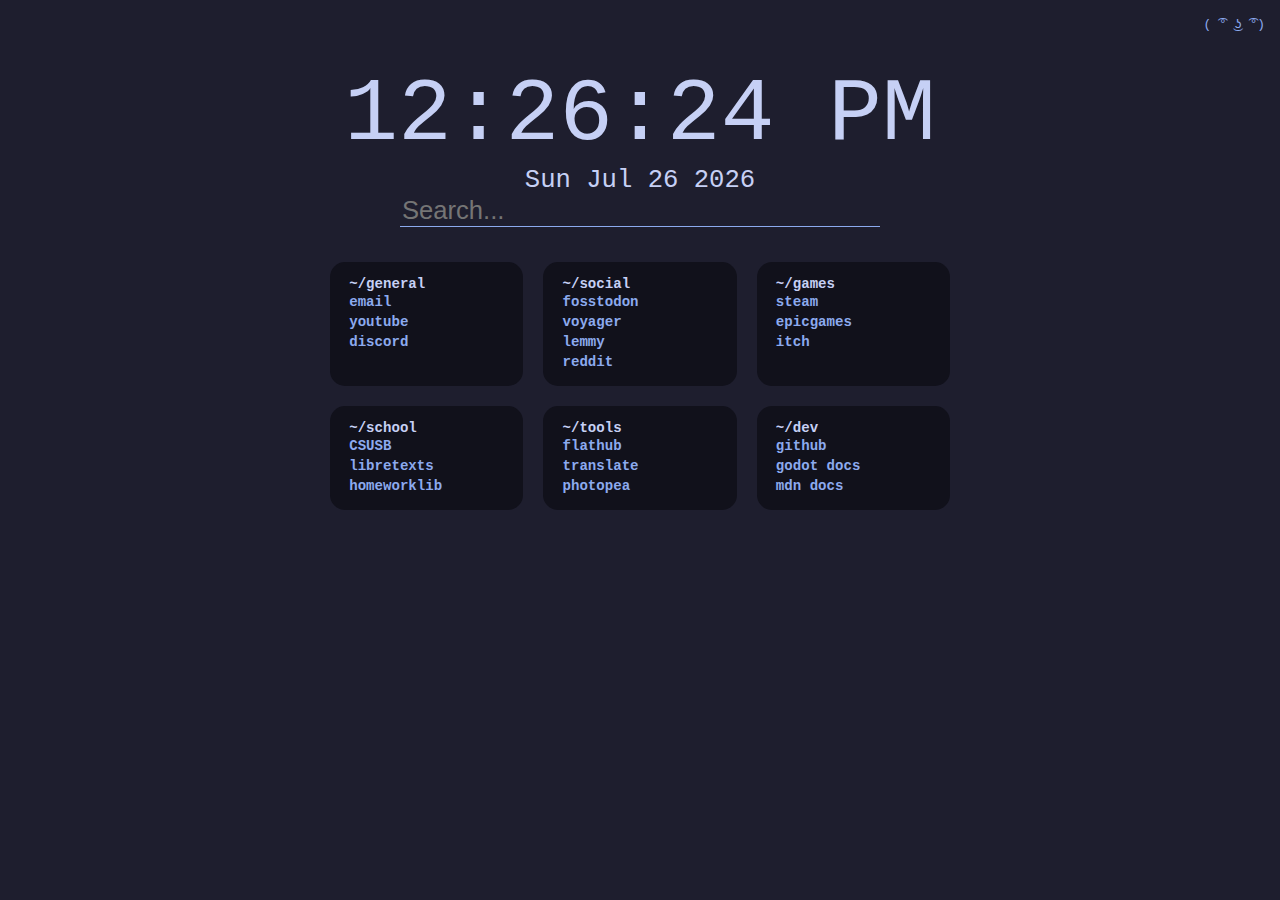
<file: index.html>
<!DOCTYPE html>
<html lang="en">
<head>
    <title>~/startpage</title>
    <link rel="stylesheet" href="style.css">
    <script src="main.js"></script>
</head>
<meta name="viewport" content="width=device-width, initial-scale=1.0">
<body onload="main()">
    <div class="content">
        <div id="time">
            
        </div>
        <div id="date">

        </div>
        <form action="https://duckduckgo.com/" method="get" id="search">
            <div>
                <input type="search" name="q" placeholder="Search..." autofocus>
            </div>
        </form>
        <div id="island_container" style="margin-top:25px"> <!-- row 0 -->
            <div class="island">
                <ul>
                    <li>~/general</li>
                    <li><a href="https://mail.google.com/mail/u/0/#inbox">email</a></li>
                    <li><a href="https://www.youtube.com">youtube</a></li>
                    <li><a href="https://discord.com/channels/@me">discord</a></li>
                </ul>
            </div>
            <div class="island">
                <ul>
                    <li>~/social</li>
                    <li><a href="https://fosstodon.org/home">fosstodon</a></li>
                    <li><a href="https://vger.app">voyager</a></li>
                    <li><a href="https://lemdro.id">lemmy</a></li>
                    <li><a href="https://www.reddit.com">reddit</a></li>
                </ul>
            </div>
            <div class="island">
                <ul>
                    <li>~/games</li>
                    <li><a href="https://store.steampowered.com">steam</a></li>
                    <li><a href="https://store.epicgames.com">epicgames</a></li>
                    <li><a href="https://itch.io/">itch</a></li>
                </ul>
            </div>
            
        </div>
        <div id="island_container"> <!-- row 1 -->
            <div class="island">
                <ul>
                    <li>~/school</li>
                    <li><a href="https://www.csusb.edu">CSUSB</a></li>
                    <li><a href="https://libretexts.org/index.html">libretexts</a></li>
                    <li><a href="https://www.homeworklib.com/">homeworklib</a></li>
                </ul>
            </div>
            <div class="island">
                <ul>
                    <li>~/tools</li>
                    <li><a href="https://flathub.org/">flathub</a></li>
                    <li><a href="https://libretranslate.com/">translate</a></li>
                    <li><a href="https://www.photopea.com/">photopea</a></li>
                </ul>
            </div>
            <div class="island">
                <ul>
                    <li>~/dev</li>
                    <li><a href="https://github.com/">github</a></li>
                    <li><a href="https://docs.godotengine.org/en/stable/">godot docs</a></li>
                    <li><a href="https://developer.mozilla.org/en-US/">mdn docs</a></li>
                </ul>
            </div>
        </div>
    </div>
    <div id="hello">
        <a href="https://www.youtube.com/watch?v=dQw4w9WgXcQ">( ͡° ͜ʖ ͡°)</a>
    </div>
</body>
</html>
</file>
<file: style.css>
/* main css */
body {
  font-family: "Courier New", Courier, monospace;
  font-size: 2vw;
  background-color: #1e1e2e;
  color: #c6d0f5;
  margin: auto;
  width: 50%;
  text-align: center;
}

.content {
  margin-top: 10%;
}

input {
  background-color: #1e1e2e;
  border: none;
  font-size: 2vw;
  color: #c6d0f5;
  border-bottom: 0.1vw solid #c6d0f5;
  display: block;
  margin-left: auto;
  margin-right: auto;
  width: 75%;
}
input:focus {
  border-color: #8caaee;
  outline: none;
}

#island_container {
  display: flex;
  flex-wrap: wrap;
}

.island {
  background-color: #11111b;
  border-radius: 15px;
  margin: 10px;
  flex: 1;
  text-align: left;
  font-size: 1.1vw;
}
.island ul {
  list-style-type: none;
  font-weight: bold;
  padding-left: 1.5vw;
}

a {
  text-decoration: none;
  color: #8caaee;
  display: inline-block;
  padding: 2px 0px;
}
a::before {
  content: "";
}
a:hover {
  font-style: italic;
  font-weight: normal;
}

#time {
  font-size: 7vw;
}

#hello {
  position: absolute;
  top: 15px;
  right: 15px;
  font-size: 1vw;
}

/* mobile specific */
@media screen and (max-aspect-ratio: 4/3) {
  body {
    width: 80%;
  }
  input {
    font-size: 4vw;
  }
  #island_container {
    display: grid;
  }
  .island {
    text-align: center;
    font-size: 4vw;
  }
  .island ul {
    padding-left: 0vw;
  }
}
</file>
